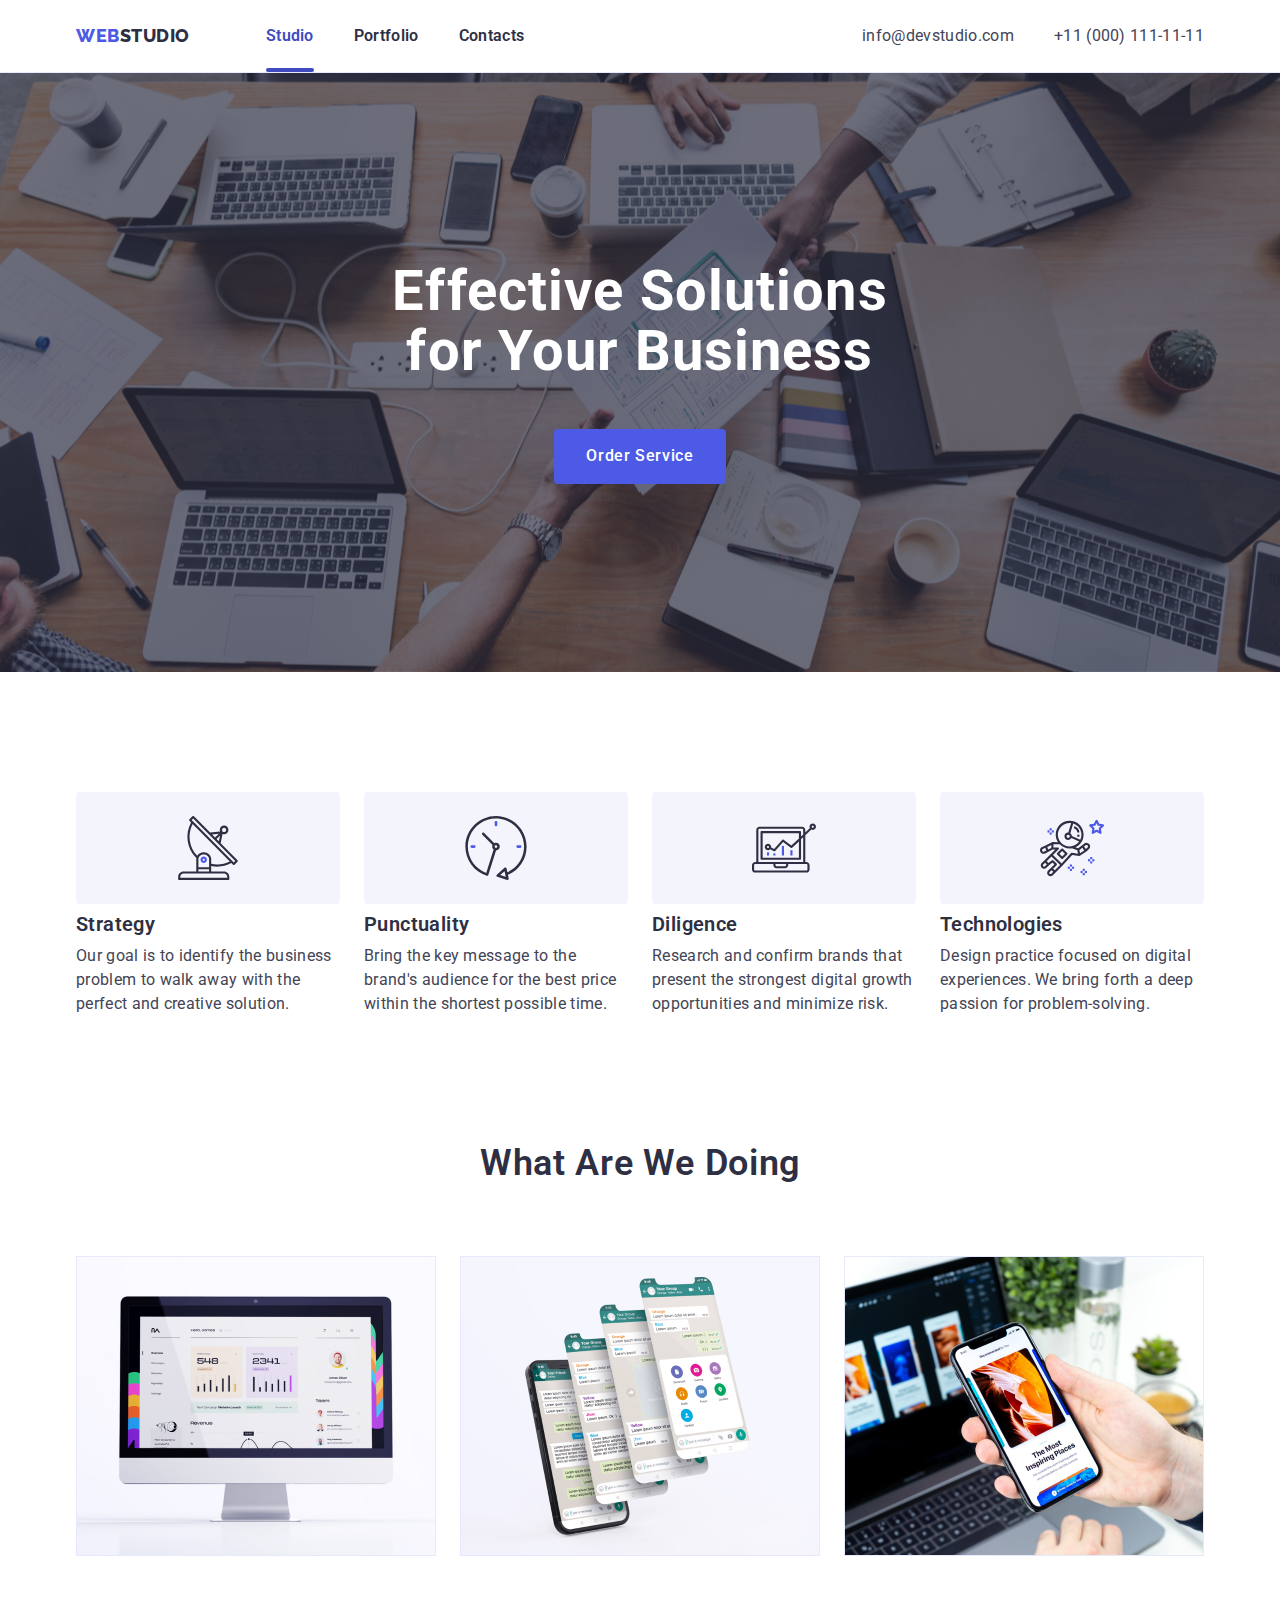
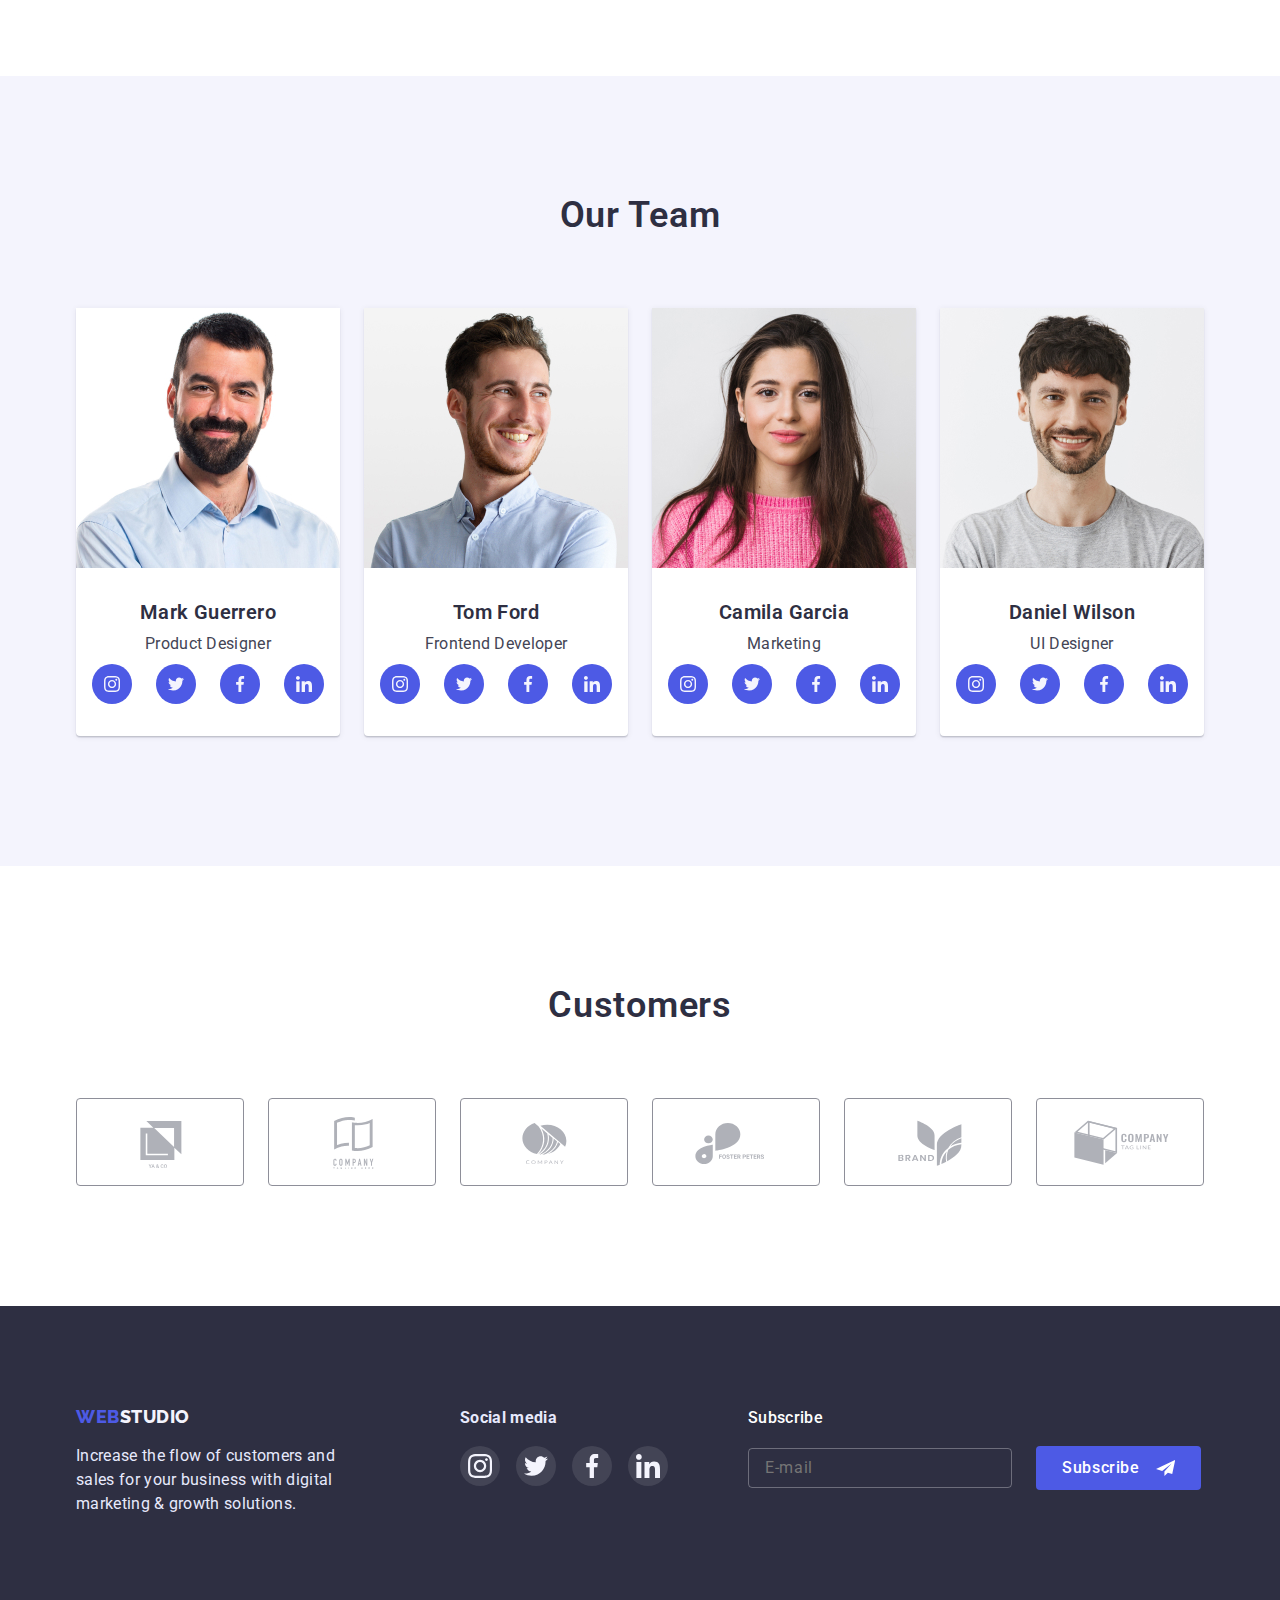
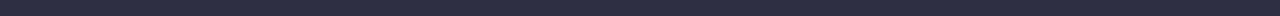
<file: index.html>
<!DOCTYPE html>
<html lang="en">
<head>
    <meta charset="UTF-8">
    <meta http-equiv="X-UA-Compatible" content="IE=edge">
    <meta name="viewport" content="width=, initial-scale=1.0">
    <link rel="preconnect" href="https://fonts.googleapis.com">
    <link rel="preconnect" href="https://fonts.gstatic.com" crossorigin>
    <link href="https://fonts.googleapis.com/css2?family=Raleway:wght@700&family=Roboto:wght@400;500;700;900&display=swap" rel="stylesheet">
    <link rel="stylesheet" href="https://cdn.jsdelivr.net/npm/modern-normalize@1.1.0/modern-normalize.min.css">
    <link rel="stylesheet" href="CSS/styles.css">
    <title>Document</title>
</head>
<body class="body">
    <!-- .Шапка -->
    <header class="header">
        <div class="container header-container">
            <nav class="navigation">
                <a href=“/“ class="logo link">
                    <span class="logo-web">Web</span>Studio
                </a>
                <ul class="menu-list">
                    <li class="menu-item list"><a href="./index.html" class="menu-link link current">Studio</a></li>
                    <li class="menu-item list"><a href="./portfolio.html" class="menu-link link">Portfolio</a></li>
                    <li class="menu-item list"><a href="" class="menu-link link">Contacts</a></li>
                </ul>
            </nav>
                <ul class="header-contacts">
                    <li class="menu-item list">
                        <a href="mailto:info@devstudio.com" class="contact link">info@devstudio.com</a>
                    </li>
                    <li class="menu-item list">
                        <a href="tel:+110001111111" class="contact link">+11 (000) 111-11-11</a>
                    </li>
                </ul>
        </div>
    </header>

    <main>
        <section class="hero section-hero">
            <div>
                <h1 class="title">Effective Solutions for Your Business</h1>
                <button type="button" class="button-hero" data-modal-open>Order Service
                </button>
            </div>
        </section>

        <!-- .Our Features -->
        <section class="Our-Features section">
            <div class="container">
                <h2 class="hidden-title">Our-Features</h2>
                <ul class="Our-features-list">
                    <li class="list studio-list">
                        <div class="features-icon">
                            <svg width="64px" heigh="64px">
                                <use href="./images/sprite-3.svg#icon-antenna-1"></use>
                            </svg>
                        </div>
                        <h3 class="heading-three Our-Features-heading">Strategy</h3>
                        <p class="content">Our goal is to identify the business
                            problem to walk away with the perfect and creative solution.</p>
                    </li>
                    <li class="list studio-list">
                        <div class="features-icon">
                            <svg width="64px" heigh="64px">
                                <use href="./images/sprite-3.svg#icon-clock-2"></use>
                            </svg>
                        </div>
                        <h3 class="heading-three Our-Features-heading">Punctuality</h3>
                        <p class="content">Bring the key message to the brand's audience for the best price within the shortest possible
                            time.</p>
                    </li>
                    <li class="list studio-list">
                        <div class="features-icon">
                            <svg width="64px" heigh="64px">
                                <use href="./images/sprite-3.svg#icon-diagram-3" ></use>
                            </svg>
                        </div>
                        
                        <h3 class="heading-three Our-Features-heading">Diligence</h3>
                        <p class="content">Research and confirm brands that present the strongest digital growth opportunities and
                            minimize risk.</p>
                    </li>
                    <li class="list studio-list">
                        <div class="features-icon">
                            <svg width="64px" heigh="64px">
                                <use href="./images/sprite-3.svg#icon-astronaut-4"></use>
                            </svg>
                        </div>
                        
                        <h3 class="heading-three Our-Features-heading">Technologies</h3>
                        <p class="content">Design practice focused on digital experiences. We bring forth a deep passion for
                            problem-solving.</p>
                    </li>
                </ul>
            </div>
        </section>
        
        <!-- .Projects -->
        <section class="Projects section">
            <div class="container">
                <h2 class="heading-two">
                    What are we doing
                </h2>
                <ul class="Projects-list">
                <li class="list">
                    <img src="./images/img1.jpg" alt="app application"  width="360">
                </li>
                <li class="list">
                    <img src="./images/img2.jpg" alt="Mobile application"  width="360">
                </li>
                <li class="list">
                    <img src="./images/img3.jpg" alt="style view" width="360">
                </li>
                </ul>
        </div>
        </section>
        
        <!-- .Our Team -->
        <section class="Our-Team section">
            <div class="container">
                <h2 class="heading-two">
                    Our Team
                </h2>
                <ul class="Our-Team-list">
                    <li class="list">
                        <article class="team-cards">
                        <div>
                            <img src="./images/mark.jpg" alt="Foto Mark" height="260" width="264">
                        </div>
                        <div class="our-team-cards">
                            <h3 class="heading-three">Mark Guerrero</h3>
                            <p class="content">Product Designer</p>
                            <ul class="team-card-list">
                                <li class="list">
                                    <a href="" class="team-link">
                                        <svg class="team-icon">
                                            <use href="./images/sprite1.svg.svg#icon-instagram-team1"></use>
                                        </svg>
                                    </a>
                                </li>
                                <li class="list">
                                    <a href="" class="team-link">
                                        <svg class="team-icon">
                                            <use href="./images/sprite1.svg.svg#icon-twitter-team2"></use>
                                        </svg>
                                    </a>
                                </li>
                                <li class="list">
                                    <a href="" class="team-link">
                                        <svg class="team-icon">
                                            <use href="./images/sprite1.svg.svg#icon-facebook-team3"></use>
                                        </svg>
                                    </a>
                                </li>
                                <li class="list">
                                    <a href="" class="team-link">
                                        <svg class="team-icon">
                                            <use href="./images/sprite1.svg.svg#icon-linkedin-team4"></use>
                                        </svg>
                                    </a>
                                </li>
                            </ul>
                        </div>
                        </article>
                    </li>
                    <li class="list">
                        <article class="team-cards">
                            <div>
                                <img src="./images/tom.jpg" alt="Foto Tom" height="260" width="264">
                            </div>
                            <div class="our-team-cards">
                                <h3 class="heading-three">Tom Ford</h3>
                                <p class="content">Frontend Developer</p>
                                <ul class="team-card-list">
                                    <li class="list">
                                        <a href="" class="team-link">
                                            <svg class="team-icon">
                                                <use href="./images/sprite1.svg.svg#icon-instagram-team1"></use>
                                            </svg>
                                        </a>
                                    </li>
                                    <li class="list">
                                        <a href="" class="team-link">
                                            <svg class="team-icon">
                                                <use href="./images/sprite1.svg.svg#icon-twitter-team2"></use>
                                            </svg>
                                        </a>
                                    </li>
                                    <li class="list">
                                        <a href="" class="team-link">
                                            <svg class="team-icon">
                                                <use href="./images/sprite1.svg.svg#icon-facebook-team3"></use>
                                            </svg>
                                        </a>
                                    </li>
                                    <li class="list">
                                        <a href="" class="team-link">
                                            <svg class="team-icon">
                                                <use href="./images/sprite1.svg.svg#icon-linkedin-team4"></use>
                                            </svg>
                                        </a>
                                    </li>
                                </ul>
                            </div>
                        </article>
                    </li>
                    <li class="list">
                        <article class="team-cards">
                            <div>
                                <img src="./images/camila.jpg" alt="Foto Camila" height="260" width="264">
                            </div>
                            <div class="our-team-cards">
                                <h3 class="heading-three">Camila Garcia</h3>
                                <p class="content">Marketing</p>
                                <ul class="team-card-list">
                                    <li class="list">
                                        <a href="" class="team-link">
                                            <svg class="team-icon">
                                                <use href="./images/sprite1.svg.svg#icon-instagram-team1"></use>
                                            </svg>
                                        </a>
                                    </li>
                                    <li class="list">
                                        <a href="" class="team-link">
                                            <svg class="team-icon">
                                                <use href="./images/sprite1.svg.svg#icon-twitter-team2"></use>
                                            </svg>
                                        </a>
                                    </li>
                                    <li class="list">
                                        <a href="" class="team-link">
                                            <svg class="team-icon">
                                                <use href="./images/sprite1.svg.svg#icon-facebook-team3"></use>
                                            </svg>
                                        </a>
                                    </li>
                                    <li class="list">
                                        <a href="" class="team-link">
                                            <svg class="team-icon">
                                                <use href="./images/sprite1.svg.svg#icon-linkedin-team4"></use>
                                            </svg>
                                        </a>
                                    </li>
                                </ul>
                            </div>
                        </article>
                    </li>
                    <li class="list">
                        <article class="team-cards">
                            <div>
                                <img src="./images/daniel.jpg" alt="Foto Daniel" height="260" width="264">
                            </div>
                            <div class="our-team-cards">
                                <h3 class="heading-three">Daniel Wilson</h3>
                                <p class="content">UI Designer</p>
                                <ul class="team-card-list">
                                    <li class="list">
                                        <a href="https://www.instagram.com" class="team-link">
                                            <svg class="team-icon">
                                                <use href="./images/sprite1.svg.svg#icon-instagram-team1"></use>
                                            </svg>
                                        </a>
                                    </li>
                                    <li class="list">
                                        <a href="https://twitter.com" class="team-link">
                                            <svg class="team-icon">
                                                <use href="./images/sprite1.svg.svg#icon-twitter-team2"></use>
                                            </svg>
                                        </a>
                                    </li>
                                    <li class="list">
                                        <a href="https://www.facebook.com" class="team-link">
                                            <svg class="team-icon">
                                                <use href="./images/sprite1.svg.svg#icon-facebook-team3"></use>
                                            </svg>
                                        </a>
                                    </li>
                                    <li class="list">
                                        <a href="https://www.linkedin.com" class="team-link">
                                            <svg class="team-icon">
                                                <use href="./images/sprite1.svg.svg#icon-linkedin-team4"></use>
                                            </svg>
                                        </a>
                                    </li>
                                </ul>
                            </div>
                        </article>
                    </li>
                </ul>
            </div>
        </section>
        
        <!-- !!!!!!!!!Customers!!!!!!!! -->
        
        <section class="section customers-section">
            <div class="container">
                <h2 class="heading-two customers">Customers</h2>
                <ul class="customers-logo-list">
                    <li class="list customers-item">
                        <a href="" class="customers-link">
                            <svg class="customers-icon">
                                <use href="./images/sprite.svg.svg#icon-customerslogo1"></use>
                            </svg>
                        </a>
                    </li>
                    <li class="list customers-item">
                        <a href="" class="customers-link">
                            <svg class="customers-icon">
                                <use href="./images/sprite.svg.svg#icon-customerslogo2"></use>
                            </svg>
                        </a>
                    </li>
                    <li class="list customers-item">
                        <a href="" class="customers-link">
                            <svg class="customers-icon">
                                <use href="./images/sprite.svg.svg#icon-customerslogo3"></use>
                            </svg>
                        </a>
                    </li>
                    <li class="list customers-item">
                        <a href="" class="customers-link">
                            <svg class="customers-icon">
                                <use href="./images/sprite.svg.svg#icon-customerslogo4"></use>
                            </svg>
                        </a>
                    </li>
                    <li class="list customers-item">
                        <a href="" class="customers-link">
                            <svg class="customers-icon">
                                <use href="./images/sprite.svg.svg#icon-customerslogo5"></use>
                            </svg>
                        </a>
                    </li>
                    <li class="list customers-item">
                        <a href="" class="customers-link">
                            <svg class="customers-icon">
                                <use href="./images/sprite.svg.svg#icon-customerslogo6"></use>
                            </svg>
                        </a>
                    </li>
                </ul>
            </div>
        </section>
    </main>

<!--Футер-->
<footer class="Futer">
    <div class="container footer-container">
        <div class="futer-main-content">
            <a href="./index.html" class="logo-futer link"><span class="logo-web">Web</span>Studio</a>
            <p class="futer-content">Increase the flow of customers and sales for your business with digital marketing &
                growth
                solutions.
            </p>
        </div>

        <div class="futer-social">
            <h3 class="footer-header">Social media</h3>
            <ul class="social-links">
                <li class="list futer-icon-list">
                    <a href="https://www.instagram.com" class="futer-link">
                        <svg class="footer-icon">
                            <use href="./images/sprite-futer.svg.svg#icon-instagram-futer"></use>
                        </svg>
                    </a>
                </li>
                <li class="list futer-icon-list">
                    <a href="https://twitter.com" class="futer-link">
                        <svg class="footer-icon">
                            <use href="./images/sprite-futer.svg.svg#icon-twitter-futer"></use>
                        </svg>
                    </a>
                </li>
                <li class="list futer-icon-list">
                    <a href="https://www.facebook.com" class="futer-link">
                        <svg class="footer-icon">
                            <use href="./images/sprite-futer.svg.svg#icon-facebook-futer"></use>
                        </svg>
                    </a>
                </li>
                <li class="list futer-icon-list">
                    <a href="https://www.linkedin.com" class="futer-link">
                        <svg class="footer-icon">
                            <use href="./images/sprite-futer.svg.svg#icon-linkedin-futer"></use>
                        </svg>
                    </a>
                </li>
            </ul>
        </div>
        <div class="futer-subscribe">
            <p class="footer-subscribe-header">Subscribe</p>
            <form class="footer-form">
                <input class="futer-input" type="email" id="email" name="user-E-mail" placeholder="E-mail">
                <button type="submit" class="futer-button">Subscribe
                    <svg class="futer-icon-subscribe" width="24" height="24">
                        <use href="./images/sprite.svg.svg#icon-futer-subscribe"></use>
                    </svg>
                </button>
            </form>
        </div>
    </div>
</footer>
</body>

</html>

<!--MODAL WINDOW-->

<div class="backdrop is-hidden" data-modal="">
    <div class="modal">
        <button type="button" class="modal-button" data-modal-close>
            <svg class="modal-close-bth-icon" width="8" height="8">
                <use href="./images/sprite.svg.svg#icon-modal-close"></use>
            </svg>
        </button>
        <p class="modal-name">Leave your contacts and we will call you back</p>
        <form action="">

            <div class="modal-field">
                <label for="user-name" class="modal-input-text">Name</label>
                <div class="input-wrap">
                    <input 
                    class="modal-input" 
                    name="user-name"
                    id="user-name"
                    type="name" 
                    placeholder="">
                <svg class="modal-input-icon" width="18px" height="18px">
                    <use href="./images/sprite.svg.svg#icon-person-black-18dp-1"></use>
                </svg></div>
            </div>

            <div class="modal-field">
                <label for="user-phone" class="modal-input-text">Phone</label>
                <div class="input-wrap">
            <input 
            class="modal-input"
            name="user-phone"
            id="user-phone"
            type="tel"
            placeholder=""
            >
            <svg class="modal-input-icon" width="18px" height="24px">
                <use href="./images/sprite.svg.svg#icon-phone-black-18dp-1"></use>
            </svg></div>
            </div>

            <div class="modal-field">
                <label for="user-email" class="modal-input-text">Email</label>
                <div class="input-wrap">
            <input 
            class="modal-input" 
            name="user-email"
            id="user-email"
            type="email"
            placeholder=""
            >
            <svg class="modal-input-icon" width="18px" height="24px">
                <use href="./images/sprite.svg.svg#icon-email-black-18dp-1"></use>
            </svg></div>
            </div>

            <div class="modal-text-area">
            <label for="user-comment" class="modal-input-text">Comment</label>
            <textarea 
            name="user-comment" 
            id="user-comment"  
            class="modal-comment" 
            placeholder="Text input"></textarea>
            </div>
<!--checkbox-->
            <input 
            type="checkbox" 
            id="policy" 
            name="user-policy" 
            class="modal-check visually-hidden" required />
            
            <label for="policy" class="check-text">
                <span class="modal-check-icon">
                    <svg width="10" height="8">
                        <use href="./images/sprite.svg.svg#icon-Vector"></use>
                    </svg>
                </span>
                I accept the terms and conditions of the . <a href="#">Privacy Policy</a> 
            </label>
            
            <button type="submit" class="modal-button-send">Send</button>
        </form>
    </div>
</div>
<script src="./js/modal.js"></script>
</body>
</html>
</file>
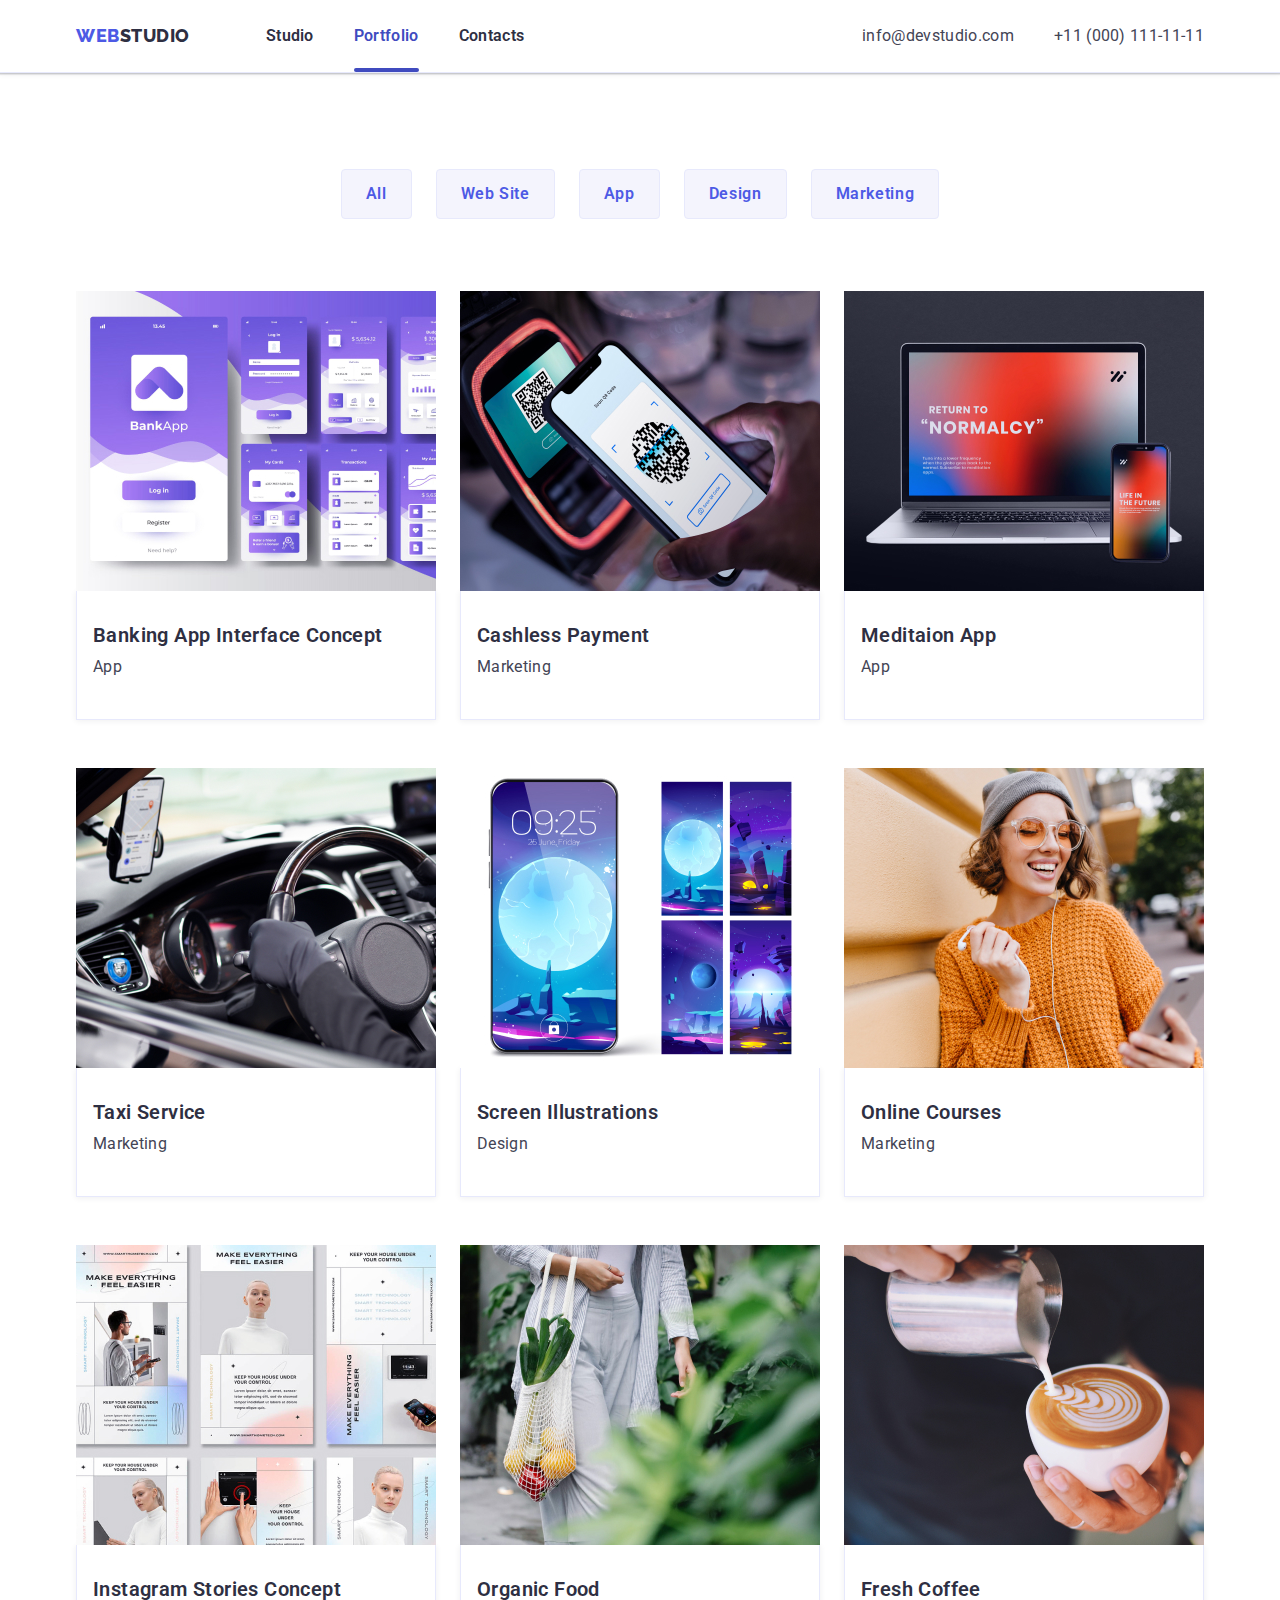
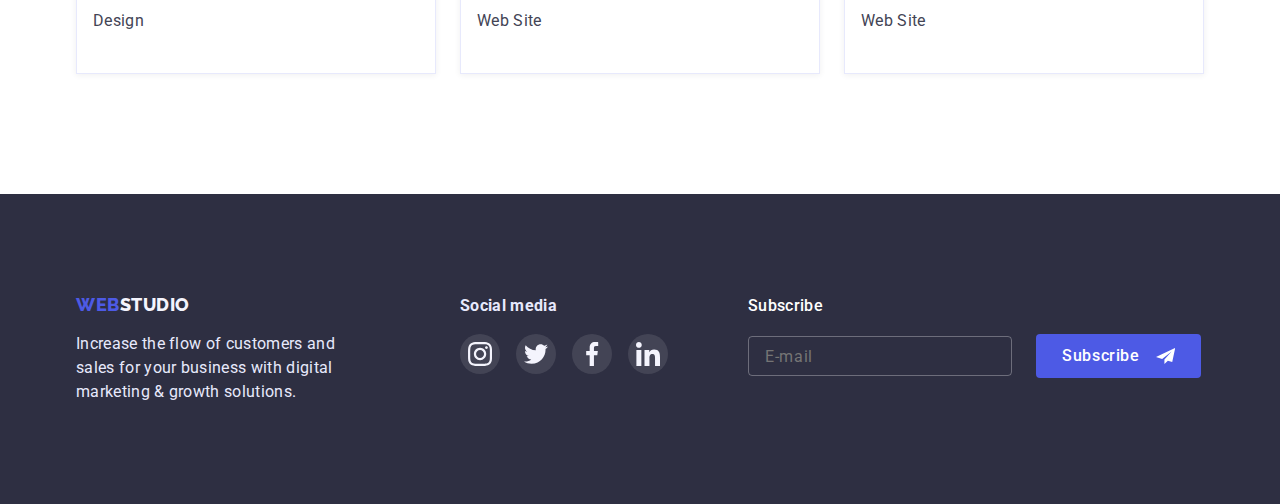
<file: portfolio.html>
<!DOCTYPE html>
<html lang="en">
<head>
    <meta charset="UTF-8">
    <meta http-equiv="X-UA-Compatible" content="IE=edge">
    <meta name="viewport" content="width=device-width, initial-scale=1.0">
    <link rel="preconnect" href="https://fonts.googleapis.com">
    <link rel="preconnect" href="https://fonts.gstatic.com" crossorigin>
    <link href="https://fonts.googleapis.com/css2?family=Raleway:wght@700&family=Roboto:wght@400;500;700;900&display=swap" rel="stylesheet">
    <link rel="stylesheet" href="https://cdn.jsdelivr.net/npm/modern-normalize@1.1.0/modern-normalize.min.css">
    <link rel="stylesheet" href="CSS/styles.css">
    <title>Document</title>
</head>
<body>
    
    <!-- .Шапка -->
    <header class="header">
        <div class="container header-container">
            <nav class="navigation">
                <a href=“/“ class="logo link">
                    <span class="logo-web">Web</span>Studio
                </a>
                <ul class="menu-list">
                    <li class="menu-item list"><a href="./index.html" class="menu-link link">Studio</a></li>
                    <li class="menu-item list"><a href="./portfolio.html" class="menu-link link current">Portfolio</a></li>
                    <li class="menu-item list"><a href="" class="menu-link link">Contacts</a></li>
                </ul>
            </nav>
            <ul class="header-contacts">
                <li class="menu-item list">
                    <a href="mailto:info@devstudio.com" class="contact link">info@devstudio.com</a>
                </li>
                <li class="menu-item list">
                    <a href="tel:+110001111111" class="contact link">+11 (000) 111-11-11</a>
                </li>
            </ul>
        </div>
    </header>
    <main>
        <!--Filters-->
        <section class="section portfolio-section">
            <div class="container">
                <h1 class="filter-buttons hidden-title">
                    Filter buttons
                </h1>
                
                <ul class="filter-menu">
                    <li class="filter-link list">
                        <button type="button" class="filter-button">All</button>
                    </li>
                    <li class="filter-link list">
                        <button type="button" class="filter-button">Web Site</button>
                    </li>
                    <li class="filter-link list">
                        <button type="button" class="filter-button">App</button>
                    </li>
                    <li class="filter-link list">
                        <button type="button" class="filter-button">Design</button>
                    </li>
                    <li class="filter-link list">
                        <button type="button" class="filter-button">Marketing</button>
                    </li>
                </ul>
                
                <ul class="cards">
                    <li class="cards-list list">
                        <a class="portfolio-link link" href="">
                            <div class="overlay">
                                <img class="portfolio-img" src="./images/img(1).jpg" alt="Banking App" width="360" height="300">
                                <div class="overlay-hover">
                                    <p class="overlay-text">
                                        14 Stylish and User-Friendly App Design Concepts · Task Manager App · Calorie Tracker App · Exotic Fruit
                                        Ecommerce
                                        App ·
                                        Cloud Storage App
                                    </p>
                                </div>
                            </div>
                            <div class="portfolio-cards">
                                <h2 class="heading-three">Banking App Interface Concept</h2>
                                <p class="content">App</p>
                            </div>
                        </a>
                    </li>
                    
                    <li class="cards-list list">
                        <a class="portfolio-link link" href="">
                            <div class="overlay">
                                <img src="./images/img.jpg" alt="Cashless Payment" width="360" height="300">
                                <div class="overlay-hover">
                                    <p class="overlay-text">
                                        14 Stylish and User-Friendly App Design Concepts · Task Manager App · Calorie Tracker App · Exotic Fruit Ecommerce App ·
                                        Cloud Storage App
                                    </p>
                                </div>
                            </div>
                            <div class="portfolio-cards">
                                <h2 class="heading-three">Cashless Payment</h2>
                                <p class="content">Marketing</p>
                            </div>
                        </a>
                    </li>
                    
                    <li class="cards-list list">
                        <a class="portfolio-link link" href="">
                            <div class="overlay">
                                <img src="./images/img(3).jpg" alt="Meditaion App" width="360" height="300">
                                <div class="overlay-hover">
                                    <p class="overlay-text">
                                        14 Stylish and User-Friendly App Design Concepts · Task Manager App · Calorie Tracker App · Exotic Fruit Ecommerce App ·
                                        Cloud Storage App
                                    </p>
                                </div>
                            </div>
                            <div class="portfolio-cards">
                                <h2 class="heading-three">Meditaion App</h2>
                                <p class="content">App</p>
                            </div>
                        </a>
                    </li>
                    
                    <li class="cards-list list">
                        <a class="portfolio-link link" href="">
                            <div class="overlay">
                                <img src="./images/img(4).jpg" alt="Taxi Service" width="360" height="300">
                                <div class="overlay-hover">
                                    <p class="overlay-text">
                                        14 Stylish and User-Friendly App Design Concepts · Task Manager App · Calorie Tracker App · Exotic Fruit Ecommerce App ·
                                        Cloud Storage App
                                    </p>
                                </div>
                            </div>
                            <div class="portfolio-cards">
                                <h2 class="heading-three">Taxi Service</h2>
                                <p class="content">Marketing</p>
                            </div>
                        </a>
                    </li>
                    
                    <li class="cards-list list">
                        <a class="portfolio-link link" href="">
                            <div class="overlay">
                                <img src="./images/img(5).jpg" alt="Screen Illustrations" width="360" height="300">
                                <div class="overlay-hover">
                                    <p class="overlay-text">
                                        14 Stylish and User-Friendly App Design Concepts · Task Manager App · Calorie Tracker App · Exotic Fruit Ecommerce App ·
                                        Cloud Storage App
                                    </p>
                                </div>
                            </div>
                            <div class="portfolio-cards">
                                <h2 class="heading-three">Screen Illustrations</h2>
                                <p class="content">Design</p>
                            </div>
                        </a>
                    </li>
                    
                    <li class="cards-list list">
                        <a class="portfolio-link link" href="">
                            <div class="overlay">
                                <img src="./images/img(6).jpg" alt="Online Courses" width="360" height="300">
                                <div class="overlay-hover">
                                    <p class="overlay-text">
                                        14 Stylish and User-Friendly App Design Concepts · Task Manager App · Calorie Tracker App · Exotic Fruit Ecommerce App ·
                                        Cloud Storage App
                                    </p>
                                </div>
                            </div>
                            <div class="portfolio-cards">
                                <h2 class="heading-three">Online Courses</h2>
                                <p class="content">Marketing</p>
                            </div>
                        </a>
                        
                    </li>
                    
                    <li class="cards-list list">
                        <a class="portfolio-link link" href="">
                            <div class="overlay">
                                <img src="./images/img(7).jpg" alt="Instagram Stories Concept" width="360" height="300">
                                <div class="overlay-hover">
                                    <p class="overlay-text">
                                        14 Stylish and User-Friendly App Design Concepts · Task Manager App · Calorie Tracker App · Exotic Fruit Ecommerce App ·
                                        Cloud Storage App
                                    </p>
                                </div>
                            </div>
                            <div class="portfolio-cards">
                                <h2 class="heading-three">Instagram Stories Concept</h2>
                                <p class="content">Design</p>
                            </div>
                        </a>
                        
                    </li>
                    
                    <li class="cards-list list">
                        <a class="portfolio-link link" href="">
                            <div class="overlay">
                                <img src="./images/img(8).jpg" alt="Organic Food" width="360" height="300">
                                <div class="overlay-hover">
                                    <p class="overlay-text">
                                        14 Stylish and User-Friendly App Design Concepts · Task Manager App · Calorie Tracker App · Exotic Fruit
                                        Ecommerce App ·
                                        Cloud Storage App
                                    </p>
                                </div>
                            </div>
                            <div class="portfolio-cards">
                                <h2 class="heading-three">Organic Food</h2>
                                <p class="content">Web Site</p>
                            </div>
                        </a>
                    </li>
                    
                    <li class="cards-list list">
                        <a class="portfolio-link link" href="">
                            <div class="overlay">
                                <img src="./images/img(9).jpg" alt="Fresh Coffee" width="360" height="300">
                                <div class="overlay-hover">
                                    <p class="overlay-text">
                                        14 Stylish and User-Friendly App Design Concepts · Task Manager App · Calorie Tracker App · Exotic Fruit
                                        Ecommerce App ·
                                        Cloud Storage App
                                    </p>
                                </div>
                            </div>
                            <div class="portfolio-cards">
                                <h2 class="heading-three">Fresh Coffee</h2>
                                <p class="content">Web Site</p>
                            </div>
                        </a>
                    </li>
                </ul>
            </div>
        </section>
    </main>

    <!--Футер-->
<footer class="Futer">
    <div class="container footer-container">
        <div class="futer-main-content">
            <a href="./index.html" class="logo-futer link"><span class="logo-web">Web</span>Studio</a>
            <p class="futer-content">Increase the flow of customers and sales for your business with digital marketing &
                growth
                solutions.
            </p>
        </div>

        <div class="futer-social">
            <h3 class="footer-header">Social media</h3>
            <ul class="social-links">
                <li class="list futer-icon-list">
                    <a href="https://www.instagram.com" class="futer-link">
                        <svg class="footer-icon">
                            <use href="./images/sprite-futer.svg.svg#icon-instagram-futer"></use>
                        </svg>
                    </a>
                </li>
                <li class="list futer-icon-list">
                    <a href="https://twitter.com" class="futer-link">
                        <svg class="footer-icon">
                            <use href="./images/sprite-futer.svg.svg#icon-twitter-futer"></use>
                        </svg>
                    </a>
                </li>
                <li class="list futer-icon-list">
                    <a href="https://www.facebook.com" class="futer-link">
                        <svg class="footer-icon">
                            <use href="./images/sprite-futer.svg.svg#icon-facebook-futer"></use>
                        </svg>
                    </a>
                </li>
                <li class="list futer-icon-list">
                    <a href="https://www.linkedin.com" class="futer-link">
                        <svg class="footer-icon">
                            <use href="./images/sprite-futer.svg.svg#icon-linkedin-futer"></use>
                        </svg>
                    </a>
                </li>
            </ul>
        </div>
        <div class="futer-subscribe">
            <p class="footer-subscribe-header">Subscribe</p>
            <form class="footer-form">
                <input class="futer-input" type="email" id="email" name="user-E-mail" placeholder="E-mail">
                <button type="submit" class="futer-button">Subscribe
                    <svg class="futer-icon-subscribe" width="24" height="24">
                        <use href="./images/sprite.svg.svg#icon-futer-subscribe"></use>
                    </svg>
                </button>
            </form>
        </div>
    </div>
</footer>
</body>
</html>
</file>
<file: CSS/styles.css>
:root{
--main-text-color:#434455;
--dark-background-color:#2E2F42;
--light-background-color:#F4F4FD;
--active-status-color:#4D5AE5;
--card-cet-gap:24px;
--transition: 250ms cubic-bezier(0.4, 0, 0.2, 1);
}

h1, h2, h3, p {
margin-top: 0;
margin-bottom: 0;
}

ul, ol {
margin-top: 0;
margin-bottom: 0;
padding-left: 0;
}

img {
display: block;
max-width: 100%;
}

button{
cursor: pointer;
}

.list{
list-style: none;
}
.link{
text-decoration: none;
}

body{font-family:'Roboto', sans-serif;
color:#2E2F42;
}

.visually-hidden{
    position: absolute;
    width: 1px;
    height: 1px;
    margin: -1px;
    border: 0;
    padding: 0;
    white-space: nowrap;
    clip-path: inset(100%);
    clip: rect(0 0 0 0);
    overflow: hidden;
}
.container{
width: 1158px;
margin-left: auto;
margin-right: auto;
padding-left: 15px;
padding-right: 15px;
}

.section{
padding-top: 120px;
padding-bottom: 120px;
}

.img{
display: block;
max-width: 100%;
height: auto;
}

/* COMPONENTS */

.heading-two{
font-weight: 600;
font-size: 36px;
line-height: 1.11;
text-align: center;
letter-spacing: 0.02em;
text-transform: capitalize;
color:var(--dark-background-color);
margin-bottom: 72px;
}

.heading-three{
font-weight: 600;
font-size: 20px;
line-height: 1.2;
letter-spacing: 0.02em;
color:var(--dark-background-color);
margin-bottom: 8px;
}

.content{
font-size: 16px;
line-height: 1.5;
letter-spacing: 0.02em;
color:var(--main-text-color);
}

/* !!!!!!!!BODY!!!!!!! */
.body{
font-family: 'Roboto', sans-serif;
color:#434455;
background-color: #FFFFFF;;
}

/* !!!!!!!!ШАПКА!!!!!!! */

.header{
border-bottom: 1px solid #E7E9FC;
box-shadow: 0px 2px 1px rgba(46, 47, 66, 0.08), 0px 1px 1px rgba(46, 47, 66, 0.16), 0px 1px 6px rgba(46, 47, 66, 0.08);
}

.header-container{
display: flex;
align-items: center;
}
.navigation{
display: flex;
align-items: center;
padding-top: 24px;
padding-bottom: 24px;
}

.logo{
font-family: 'Raleway';
font-weight: 800;
font-size: 18px;
line-height: 1.33;
align-items: center;
letter-spacing: 0.03em;
text-transform: uppercase;
color: #2E2F42;

margin-right: 76px;
}

.logo-web{
color: #4D5AE5;
}

.menu-list{
display: flex;
align-items: center;
}

.header-contacts{
display: flex;
align-items: center;
}

.mailto{
margin-right: 40px;
}

.menu-link{
font-weight: 600;
font-size: 16px;
line-height: 1.5;
letter-spacing: 0.02em;
color: #2E2F42;
position: relative;
display: inline-block;
transition: color var(--transition);

}

.menu-item:not(:last-child){
margin-right: 40px;
}

.menu-link:hover,
.menu-link:focus{
color: #404BBF;
}
.menu-link:active{
color: #4D5AE5;
}

.current {
    color: #404BBF;
    position: relative;
}

.current::after{
content: "";
position: absolute;
width: 100%;
height: 4px;
left: 0;
bottom: -24px;
background: #404BBF;
border-radius: 2px;
}



.contact{
font-size: 16px;
line-height: 1.5;
letter-spacing: 0.02em;
color: #434455;
transition: color var(--transition)
}
.contact:hover,
.contact:focus{
color: #4D5AE5;
}
.header-contacts{
margin-left: auto;
}


/* !!!!!!!!!HERO!!!!!!!!!!! */

.hero{
background-color: #2E2F42;
max-width: 1440px;
background-image: linear-gradient(rgba(46, 47, 66, 0.7),rgba(46, 47, 66, 0.7)),url(../images/people-office.png);
background-repeat: no-repeat;
background-position: center;

text-align: center;
margin-left: auto;
margin-right: auto;
padding-top: 188px;
padding-bottom: 188px;

}



.title{
font-weight: 700;
font-size: 56px;
line-height: 60px;
letter-spacing: 0.02em;
color: #FFFFFF;
max-width: 500px;
margin: 0 auto;
margin-bottom: 48px;
}

.button-hero{
font-family: 'Roboto';
font-weight: 500;
font-size: 16px;
line-height: 1.18;
letter-spacing: 0.04em;
background: #4D5AE5;
color:#FFFFFF;
border-radius: 4px;
border-color: transparent;

padding-top: 16px;
padding-right: 30px;
padding-bottom: 16px;
padding-left: 30px;
margin: 0 auto;
display: block;

transition: background-color var(--transition)
}
.button-hero:hover,
.button-hero:focus{
background: #404BBF;
color: #FFFFFF;
}
.button-hero:active{
background-color:#404BBF;
color: #FFFFFF;
}


/* Our-Features */

.hidden-title{
position: absolute;
width: 1px;
height: 1px;
margin: -1px;
border: 0;
padding: 0;
white-space: nowrap;
clip-path: inset(100%);
clip: rect(0 0 0 0);
overflow: hidden;
}

.Our-features-list{
display: flex;
}

.Our-features-list :not(:last-child){
margin-right: 24px;
}

.features-icon{
display: flex;
justify-content: center;
align-items: center;

background-color: #F4F4FD;
border-radius: 4px;
margin-bottom: 8px;
width: 264px;
height: 112px;
}

.studio-list{
    width: 264px;
}



/* Projects */

.Projects{
padding-top: 0px;
}

.Projects-list{
display: flex;
justify-content: space-between;
flex-wrap: wrap;
gap: 24px;
}

/* Our Team */
.Our-Team{
padding-bottom: 130px;
background-color: #F4F4FD;;
}

.Our-Team-list{
display: flex;
flex-wrap: wrap;
gap: 24px;
}


.our-team-cards{
text-align: center;
padding-top: 32px;
padding-bottom: 32px;
}

.team-card-list{
display: flex;
justify-content: center;
gap: 24px;
}

.content{
padding-bottom: 8px;
}

.team-link{
display: flex;
justify-content: center;
align-items: center;
width: 40px;
height: 40px;
border-radius: 50%;
background-color: #4D5AE5;
transition: background-color var(--transition)
}

.team-link:focus,
.team-link:hover{
background-color: #404BBF;
}

.team-icon{
width: 16px;;
height: 16px;
fill: #F4F4FD;
}


/* Customers */
.customers {
margin-bottom: 72px;
}

.customers-logo-list{
display: flex;
gap: 24px;
}

.customers-link{
border: 1px solid #8e8f99;
border-radius: 4px;
height: 88px;

display: flex;
justify-content: center;
align-items: center;
transition: border var(--transition);
}
.customers-link:hover{
border: 1px solid #404BBF;
border-radius: 4px;
}

.customers-link:focus{
border: 1px solid #404BBF;
border-radius: 4px;
}


.customers-item {
width: 168px;
}
.customers-icon{
width: 104px;
height: 56px;
fill: #AFB1B8;
transition: fill var(--transition);
}

.customers-link:hover
.customers-icon{
fill: #404BBF;
}

.customers-link:focus
.customers-icon {
fill: #404BBF;
}

/* !!!!!!!!!!Portfolio filter buttons!!!!!!!! */

.filter-menu{
display: flex;
margin-bottom: 72px;
justify-content: center;
gap: 24px;
}

.filter-button{
font-family: 'Roboto';
font-weight: 600;
font-size: 16px;
line-height: 1.5;
align-items: center;
text-align: center;
letter-spacing: 0.04em;
color: #4D5AE5;
background-color: #F4F4FD;
border: 1px solid #E7E9FC;
border-radius: 4px;

padding: 12px 24px;
transition: box-shadow var(--transition), background-color var(--transition);

}

.filter-button:hover,
.filter-button:focus{
color: #FFFFFF;
background: #404BBF;
box-shadow: 0px 3px 1px rgba(0, 0, 0, 0.1), 0px 2px 1px rgba(0, 0, 0, 0.08), 0px 2px 2px rgba(0, 0, 0, 0.12);
border-radius: 4px;
border-color: transparent;
}

/* !!!!!!!!!!Portfolio Cards!!!!!!!! */

.portfolio-section{
padding-top: 96px;
padding-bottom: 120px;
}
.cards{
display: flex;
flex-wrap: wrap;
row-gap: 48px;
column-gap: 24px;
}

.team-cards{
background: #FFFFFF;
box-shadow: 0px 1px 6px rgba(46, 47, 66, 0.08), 0px 1px 1px rgba(46, 47, 66, 0.16), 0px 2px 1px rgba(46, 47, 66, 0.08);
border-radius: 0px 0px 4px 4px;
}

.portfolio-cards{
padding-top: 32px;
padding-bottom: 32px;
padding-left: 16px;
box-shadow: 0px 1px 6px rgba(46, 47, 66, 0.08);
border: 1px solid #E7E9FC;
border-top: none;
transition: var(--transition);
}

.portfolio-img{
    max-width: 100%;
    height: auto;
}

.portfolio-link:hover .portfolio-cards{
border: 0.5px solid #F4F4FD;
box-shadow: 0px 1px 6px rgba(46, 47, 66, 0.08), 0px 1px 1px rgba(46, 47, 66, 0.16), 0px 2px 1px rgba(46, 47, 66, 0.08);
border-top: none;
}

.portfolio-link{
    display: block;
}

.overlay{
    position: relative;
    overflow: hidden;

}

.overlay-hover{
    width: 100%;
    height: 100%;
    background: #4D5AE5;
    padding-top: 40px;
    padding-left: 32px;
    padding-right: 32px;

    position: absolute;
    left:0;
    top: 0;
    overflow-y: auto;
    transform: translate(0, 100%);
    transition: transform var(--transition);
}

.overlay-text{
color: #F4F4FD;
font-size: 16px;
line-height: 1.5;
}

.portfolio-link:hover .overlay-hover{
transform: translate(0,0);
}

/* Futer */
.Futer{
background-color:#2E2F42;

padding-top: 100px;
padding-bottom: 100px;

}

.footer-container{
display: flex;
align-items: baseline;
}

.logo-futer {
font-family: 'Raleway';
font-weight: 800;
font-size: 18px;
line-height: 1.16;
align-items: center;
letter-spacing: 0.03em;
text-transform: uppercase;
color: #F4F4FD;
}

.futer-main-content{
    margin-right: 120px;
}

.futer-content{
font-size: 16px;
line-height: 24px;
letter-spacing: 0.02em;
font-size: 16px;
line-height: 1.5;
letter-spacing: 0.02em;
color: #E7E9FC;
width: 264px;
margin-top: 16px;
}

.futer-social{
    margin-right: 80px;
}

.social-links{
display: flex;
gap: 16px;
}

.footer-header{
font-size: 16px;
line-height: 1.5;
letter-spacing: 0.02em;
color: #E7E9FC;

margin-bottom: 16px;
}

.footer-icon{
width: 24px;
height: 24px;
fill: #F4F4FD;
}

.futer-link{
display: flex;
justify-content: center;
align-items: center;
width: 40px;
height: 40px;
border-radius: 50%;
background: rgba(255, 255, 255, 0.1);
transition: background-color var(--transition);
}

.futer-link:focus,
.futer-link:hover{
background-color:#31D0AA;
}


.futer-icon-list{
display: flex;
justify-content: center;
}


.footer-subscribe-header{
    font-weight: 500;
    font-size: 16px;
    line-height: 1.5;
    letter-spacing: 0.02em;
    color: #FFFFFF;
    margin-bottom: 16px;
}

.footer-form {
    display: flex;
    align-items: center;
}
.futer-input{
font-size: 16px;
line-height: 1.5;
letter-spacing: 0.04em;
color: #8E8F99;
min-width: 264px;
height: 40px;
padding-top: 8px;
padding-right: 16px;
padding-bottom: 8px;
padding-left: 16px;
margin-right: 24px;
border: 1px solid rgba(255, 255, 255, 0.3);
border-radius: 4px;
background-color: transparent;
transition: border-color var(--transition);
}

.footer-input::placeholder {
    font-size: 12px;
    line-height: 2;
    letter-spacing: 0.04em;
    color: rgba(255, 255, 255, 0.6);
}

.futer-button {
    display: inline-flex;
    justify-content: center;
    align-items: center;
    background-color: #4D5AE5;
    border-color: transparent;
    border-radius: 4px;
    padding: 8px 24px;
    width: 165px;

    color: #FFFFFF;
    font-weight: 500;
    font-size: 16px;
    line-height: 1.5;
    letter-spacing: 0.04em;
    gap: 16px;

    transition: background-color var(--transition);
}

.futer-button:hover,
.futer-button:focus{
background: #404BBF;
}

.futer-icon-subscribe{
    fill: #FFFFFF;
}

/* !!!!!!!!!!MODAL WINDOW!!!!!!!! */

.backdrop{
position: fixed;
z-index: 100;
top: 0;
left: 0;
width: 100%;
height: 100%;
background-color: rgba(46, 47, 66, 0.4);
transition: opacity var(--transition), visibility var(--transition);

}

.backdrop.is-hidden .modal {
transform: translate(-50%, -50%) scale(0);}

.backdrop.is-hidden{
opacity: 0;
visibility: hidden;
pointer-events: none;
}

.modal{
padding-top: 72px;
padding-right: 24px;
padding-bottom: 24px;
padding-left: 24px;
position: absolute;
transform: translate(-50%, -50%) scale(1);
top: 50%;
left: 50%;    
width: 408px;
height: 576px;
background: #FCFCFC;
box-shadow: 0px 1px 1px rgba(0, 0, 0, 0.14), 0px 1px 3px rgba(0, 0, 0, 0.12), 0px 2px 1px rgba(0, 0, 0, 0.2);
border-radius: 4px;
transition: transform var(--transition);
}



/* !!!!!!!!!!MODAL BUTTON CLOSE!!!!!!! */
.modal-button{
position: absolute;
top: 24px;
right: 24px;;
display: flex;
justify-content: center;
align-items: center;
padding: 0;
width: 24px;
height: 24px;
border-radius: 50%;
background: #E7E9FC;
border: 1px solid rgba(0, 0, 0, 0.1);
transition: background-color var(--transition);
}

.modal-button:hover,
.modal-button:focus{
background: #404BBF;
}

.modal-close-bth-icon{
    transition: fill var(--transition);
}
.modal-button:hover .modal-close-bth-icon,
.modal-button:focus .modal-close-bth-icon{
    fill: #FFFFFF;
}

.modal-name{
    font-family: 'Roboto';
    font-style: normal;
    font-weight: 500;
    font-size: 16px;
    line-height: 1.5;
    letter-spacing: 0.02em;
    color:#2E2F42;
    text-align: center;
    margin-bottom: 14px;
}

.modal-field{
    margin-bottom: 8px;
}

.modal-input{
width: 100%;
height: 40px;
border: 1px solid rgba(33, 33, 33, 0.2);
border-radius: 4px;
padding: 11px 38px ;

font-family: 'Roboto';
font-style: normal;
font-weight: 400;
font-size: 12px;
line-height: 1.3;
color: #2E2F42;
outline: transparent;
transition: border-color var(--transition);
}

.modal-input:focus {
    border-color: #4D5AE5;
}

.input-wrap{
    position: relative;
}


.modal-text{
    width: 100%;
    height: 120px;
    border: 1px solid rgba(33, 33, 33, 0.2);
    border-radius: 4px;
        
    font-weight: 400;
    font-size: 12px;
    line-height: 1.3;
    letter-spacing: 0.04em;
    color: rgba(117, 117, 117, 0.5);
}

.modal-input-text{
    font-size: 12px;
    line-height: 1.3;
    letter-spacing: 0.04em;
    color: #8E8F99;
    margin-bottom: 4px;
}

.modal-input-icon{
    position: absolute;
    left: 10px;
    top: 50%;
    transform: translateY(-50%);
    transition: fill var(--transition);
}

.modal-input:focus+.modal-input-icon {
    fill: #4D5AE5;
}

/* !!!!!!!!!!MODAL TEXT AREA!!!!!!!! */
.modal-comment{
border: 1px solid rgba(33, 33, 33, 0.2);
border-radius: 4px;
width: 100%;
height: 100px;
outline: transparent;
padding: 8px 16px;
resize: none;
transition: border-color var(--transition);
color: #2E2F42;
}

.modal-comment:focus{
    border-color: #4D5AE5;
}

.modal-text-area {
    margin-bottom: 16px;
}

/* !!!!!!!!CHECK-BOX!!!!!!! */

.check-text{
    width: 100%;
    display: flex;
    font-size: 12px;
    line-height: 1.33;
    letter-spacing: 0.04em;
    color: #8E8F99;
    margin-bottom: 24px;
}

.modal-check-icon{
    width: 16px;
    height: 16px;
    border: 1px solid #2E2F42;
    border-radius: 2px;
    margin-right: 8px;
    fill: transparent;
    display: flex;
    align-items: center;
    justify-content: center;
    transition: background-color var(--transition);
}

.modal-check:checked + .check-text span{
    background-color: #4D5AE5;
    fill: #FFFFFF;
    border: none;
}

.privacy-link{
    color: #4D5AE5;
}

/* !!!!!!!!!!MODAL BUTTON!!!!!!! */
.modal-button-send {
    padding: 16px 32px;
    margin: 0 auto;
    width: 169px;

    font-family: 'Roboto';
    font-style: normal;
    font-weight: 500;
    font-size: 16px;
    line-height: 1.5;
    letter-spacing: 0.04em;
    background-color: #4D5AE5;
    border-color: transparent;
    color: #FFFFFF;
    box-shadow: 0px 4px 4px rgba(0, 0, 0, 0.15);
    border-radius: 4px;

    display: flex;
    justify-content: center;

    transition: background-color var(--transition);

}

.modal-button-send:hover,
.modal-button-send:focus {
    background-color: #404BBF;
}
</file>
